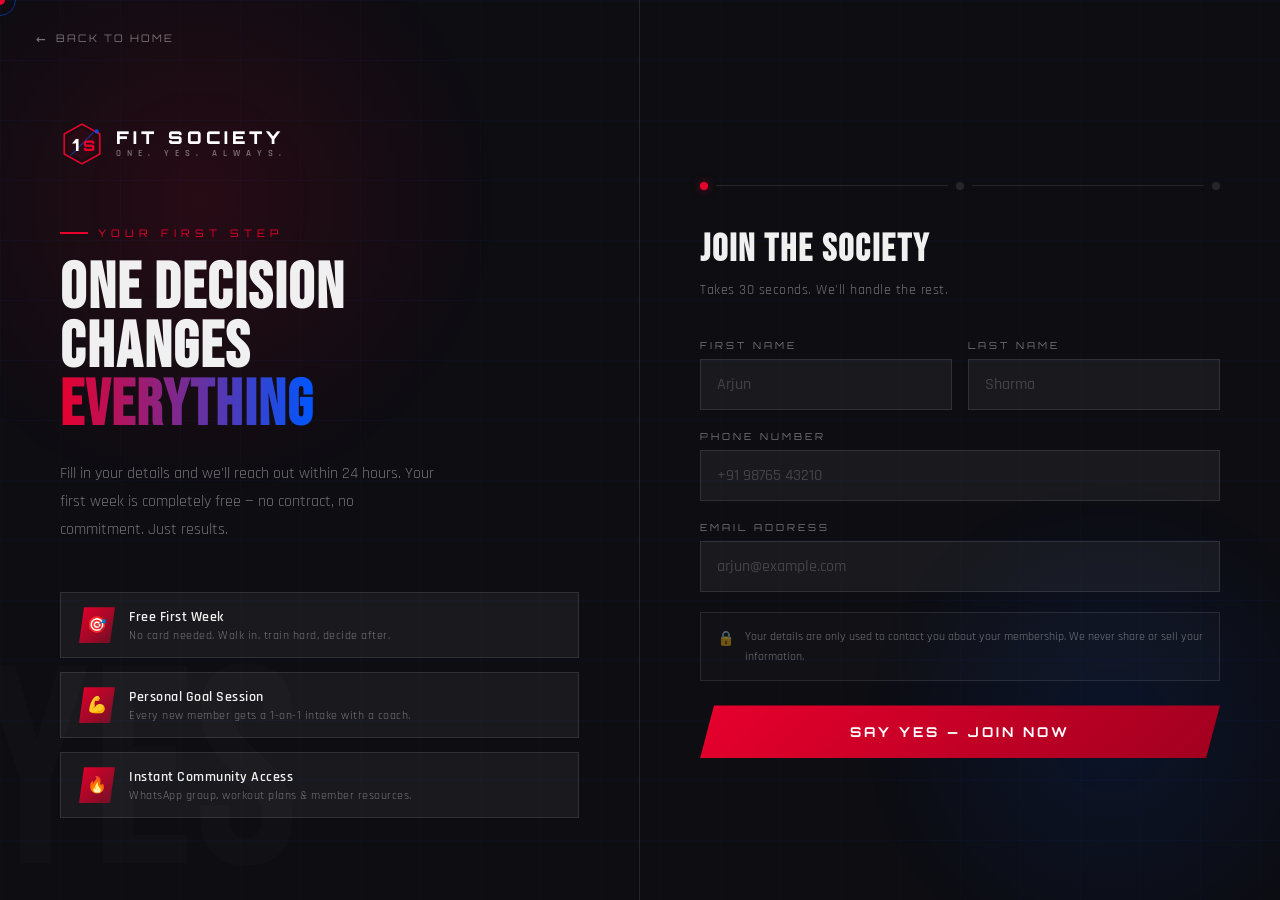
<file: 1sfit-project/join.html>
<!DOCTYPE html>
<html lang="en">
<head>
  <meta charset="UTF-8">
  <meta name="viewport" content="width=device-width, initial-scale=1.0">
  <title>Join 1S FIT Society — Say Yes</title>
  <link href="https://fonts.googleapis.com/css2?family=Bebas+Neue&family=Rajdhani:wght@300;400;500;600;700&family=Orbitron:wght@400;700;900&display=swap" rel="stylesheet">
  <link rel="stylesheet" href="css/join.css">
</head>
<body>

<div class="cursor" id="cursor"></div>
<div class="cursor-ring" id="cursor-ring"></div>

<div class="bg-grid"></div>
<div class="bg-glow-red"></div>
<div class="bg-glow-blue"></div>

<a href="index.html" class="back-link">Back to Home</a>

<!-- SUCCESS OVERLAY -->
<div class="success-overlay" id="success-overlay">
  <div class="success-icon">✓</div>
  <h2 class="success-title">YOU SAID <span class="hl">YES.</span></h2>
  <div class="success-divider"></div>
  <p class="success-msg">Welcome to the Society. We've received your details and you'll hear from us within 24 hours to get you started. Your first week is on us.</p>
  <a href="index.html" class="back-home">Back to Home</a>
</div>

<!-- MAIN PAGE -->
<div class="page-wrap">

  <!-- LEFT PANEL -->
  <div class="left-panel">
    <div class="logo-wrap">
      <div class="logo-mark">
        <svg viewBox="0 0 42 42" fill="none" xmlns="http://www.w3.org/2000/svg">
          <polygon points="21,2 38,11.5 38,30.5 21,40 4,30.5 4,11.5" fill="none" stroke="#e8002d" stroke-width="1.5"/>
          <polygon points="21,6 34,13.5 34,28.5 21,36 8,28.5 8,13.5" fill="rgba(232,0,45,0.08)"/>
          <line x1="10" y1="32" x2="32" y2="10" stroke="#0057ff" stroke-width="1" opacity="0.6"/>
          <text x="11" y="28" font-family="'Orbitron',monospace" font-size="16" font-weight="900" fill="#ffffff" letter-spacing="-1">1</text>
          <text x="22" y="28" font-family="'Orbitron',monospace" font-size="14" font-weight="900" fill="#e8002d" letter-spacing="0">S</text>
          <circle cx="35" cy="9" r="2" fill="#0057ff" opacity="0.8"/>
        </svg>
      </div>
      <div class="logo-text-group">
        <span class="logo-fit">FIT SOCIETY</span>
        <span class="logo-society">One. Yes. Always.</span>
      </div>
    </div>

    <div class="tag">Your First Step</div>
    <h1 class="left-title">
      ONE DECISION<br>
      CHANGES<br>
      <span class="hl">EVERYTHING</span>
    </h1>
    <p class="left-sub">
      Fill in your details and we'll reach out within 24 hours. Your first week is completely free — no contract, no commitment. Just results.
    </p>

    <div class="perks">
      <div class="perk">
        <div class="perk-icon">🎯</div>
        <div class="perk-text">
          Free First Week
          <small>No card needed. Walk in, train hard, decide after.</small>
        </div>
      </div>
      <div class="perk">
        <div class="perk-icon">💪</div>
        <div class="perk-text">
          Personal Goal Session
          <small>Every new member gets a 1-on-1 intake with a coach.</small>
        </div>
      </div>
      <div class="perk">
        <div class="perk-icon">🔥</div>
        <div class="perk-text">
          Instant Community Access
          <small>WhatsApp group, workout plans & member resources.</small>
        </div>
      </div>
    </div>
  </div>

  <!-- RIGHT PANEL — FORM -->
  <div class="right-panel">

    <div class="step-bar">
      <div class="step-dot active" id="sd1"></div>
      <div class="step-line"></div>
      <div class="step-dot" id="sd2"></div>
      <div class="step-line"></div>
      <div class="step-dot" id="sd3"></div>
    </div>

    <h2 class="form-heading">JOIN THE SOCIETY</h2>
    <p class="form-sub">Takes 30 seconds. We'll handle the rest.</p>

    <div class="form-grid" id="lead-form">

      <div class="field-row">
        <div class="field" id="field-fname">
          <label for="fname">First Name</label>
          <div class="field-wrap">
            <input type="text" id="fname" placeholder="Arjun" autocomplete="given-name"
              oninput="clearErr('field-fname')" onfocus="stepProgress(1)">
            <div class="field-bar"></div>
          </div>
          <span class="field-error">First name is required</span>
        </div>
        <div class="field" id="field-lname">
          <label for="lname">Last Name</label>
          <div class="field-wrap">
            <input type="text" id="lname" placeholder="Sharma" autocomplete="family-name"
              oninput="clearErr('field-lname')" onfocus="stepProgress(1)">
            <div class="field-bar"></div>
          </div>
          <span class="field-error">Last name is required</span>
        </div>
      </div>

      <div class="field" id="field-phone">
        <label for="phone">Phone Number</label>
        <div class="field-wrap">
          <input type="tel" id="phone" placeholder="+91 98765 43210" autocomplete="tel"
            oninput="clearErr('field-phone')" onfocus="stepProgress(2)">
          <div class="field-bar"></div>
        </div>
        <span class="field-error">Enter a valid phone number</span>
      </div>

      <div class="field" id="field-email">
        <label for="email">Email Address</label>
        <div class="field-wrap">
          <input type="email" id="email" placeholder="arjun@example.com" autocomplete="email"
            oninput="clearErr('field-email')" onfocus="stepProgress(2)">
          <div class="field-bar"></div>
        </div>
        <span class="field-error">Enter a valid email address</span>
      </div>

      <div class="privacy-note">
        Your details are only used to contact you about your membership. We never share or sell your information.
      </div>

      <button class="submit-btn" id="submit-btn" onclick="submitForm()">
        <span id="btn-text">SAY YES — JOIN NOW</span>
        <div class="spinner" id="spinner"></div>
      </button>

    </div>
  </div>
</div>

<script src="js/join.js"></script>
</body>
</html>
</file>
<file: 1sfit-project/css/join.css>
:root {
    --red: #e8002d;
    --red-glow: #ff1744;
    --blue: #0057ff;
    --blue-dim: rgba(0,87,255,0.12);
    --dark: #0d0d12;
    --surface: rgba(255,255,255,0.05);
    --border: rgba(255,255,255,0.1);
    --text: #f0f0f0;
    --muted: rgba(240,240,240,0.45);
  }

  * { margin: 0; padding: 0; box-sizing: border-box; }
  html { scroll-behavior: smooth; }

  body {
    background: var(--dark);
    color: var(--text);
    font-family: 'Rajdhani', sans-serif;
    min-height: 100vh;
    overflow-x: hidden;
    cursor: none;
  }

  /* CURSOR */
  .cursor {
    position: fixed; width: 10px; height: 10px;
    background: var(--red); border-radius: 50%;
    pointer-events: none; z-index: 9999;
    transform: translate(-50%,-50%);
    transition: transform 0.1s, width 0.2s, height 0.2s;
  }
  .cursor-ring {
    position: fixed; width: 32px; height: 32px;
    border: 1.5px solid rgba(0,87,255,0.5); border-radius: 50%;
    pointer-events: none; z-index: 9998;
    transform: translate(-50%,-50%);
    transition: transform 0.15s ease-out;
  }

  /* SCROLLBAR */
  ::-webkit-scrollbar { width: 4px; }
  ::-webkit-scrollbar-track { background: var(--dark); }
  ::-webkit-scrollbar-thumb { background: var(--red); border-radius: 2px; }

  /* BG GRID */
  .bg-grid {
    position: fixed; inset: 0; z-index: 0; pointer-events: none;
    background-image:
      linear-gradient(rgba(0,87,255,0.04) 1px, transparent 1px),
      linear-gradient(90deg, rgba(0,87,255,0.04) 1px, transparent 1px);
    background-size: 60px 60px;
  }
  .bg-glow-red {
    position: fixed; width: 600px; height: 600px; border-radius: 50%;
    background: radial-gradient(circle, rgba(232,0,45,0.12) 0%, transparent 70%);
    top: -100px; left: -100px; pointer-events: none; z-index: 0;
    animation: glowDrift 8s ease-in-out infinite;
  }
  .bg-glow-blue {
    position: fixed; width: 500px; height: 500px; border-radius: 50%;
    background: radial-gradient(circle, rgba(0,87,255,0.10) 0%, transparent 70%);
    bottom: -80px; right: -80px; pointer-events: none; z-index: 0;
    animation: glowDrift 10s ease-in-out infinite reverse;
  }
  @keyframes glowDrift {
    0%,100% { transform: translate(0,0); }
    50% { transform: translate(30px, 20px); }
  }

  /* BACK LINK */
  .back-link {
    position: fixed; top: 28px; left: 36px; z-index: 100;
    display: flex; align-items: center; gap: 8px;
    color: var(--muted); text-decoration: none;
    font-family: 'Orbitron', monospace; font-size: 0.65rem;
    letter-spacing: 2px; text-transform: uppercase;
    transition: color 0.3s;
  }
  .back-link:hover { color: var(--text); }
  .back-link::before {
    content: '←'; font-size: 1rem; transition: transform 0.3s;
  }
  .back-link:hover::before { transform: translateX(-4px); }

  /* WRAPPER */
  .page-wrap {
    position: relative; z-index: 1;
    min-height: 100vh;
    display: grid; grid-template-columns: 1fr 1fr;
  }

  /* LEFT PANEL */
  .left-panel {
    padding: 100px 60px 60px;
    display: flex; flex-direction: column; justify-content: center;
    border-right: 1px solid var(--border);
    position: relative; overflow: hidden;
  }
  .left-panel::before {
    content: 'YES';
    position: absolute; bottom: -20px; left: -20px;
    font-family: 'Bebas Neue', cursive; font-size: 22vw;
    color: rgba(255,255,255,0.015); line-height: 1;
    pointer-events: none; white-space: nowrap;
  }

  .logo-wrap {
    display: flex; align-items: center; gap: 12px; margin-bottom: 60px;
  }
  .logo-mark { width: 44px; height: 44px; flex-shrink: 0; }
  .logo-text-group { display: flex; flex-direction: column; line-height: 1; }
  .logo-fit { font-family: 'Orbitron', monospace; font-size: 1.1rem; font-weight: 900; letter-spacing: 4px; color: #fff; }
  .logo-society { font-family: 'Rajdhani', sans-serif; font-size: 0.58rem; font-weight: 600; letter-spacing: 6px; color: var(--muted); text-transform: uppercase; margin-top: 2px; }

  .tag {
    font-family: 'Orbitron', monospace; font-size: 0.65rem;
    letter-spacing: 5px; color: var(--red); text-transform: uppercase;
    display: flex; align-items: center; gap: 10px; margin-bottom: 20px;
  }
  .tag::before { content: ''; width: 28px; height: 2px; background: var(--red); }

  .left-title {
    font-family: 'Bebas Neue', cursive;
    font-size: clamp(3rem, 5vw, 5.5rem);
    line-height: 0.92; letter-spacing: 2px; margin-bottom: 24px;
  }
  .left-title .hl {
    background: linear-gradient(90deg, var(--red), var(--blue));
    -webkit-background-clip: text; -webkit-text-fill-color: transparent; background-clip: text;
  }

  .left-sub {
    font-size: 1rem; font-weight: 400; color: var(--muted);
    line-height: 1.75; max-width: 380px; margin-bottom: 48px;
  }

  .perks { display: flex; flex-direction: column; gap: 14px; }
  .perk {
    display: flex; align-items: center; gap: 14px;
    padding: 14px 18px;
    background: var(--surface); border: 1px solid var(--border);
    transition: border-color 0.3s;
  }
  .perk:hover { border-color: rgba(232,0,45,0.35); }
  .perk-icon {
    width: 36px; height: 36px; flex-shrink: 0;
    background: linear-gradient(135deg, var(--red), rgba(232,0,45,0.4));
    display: flex; align-items: center; justify-content: center;
    font-size: 1rem;
    clip-path: polygon(5px 0, 100% 0, calc(100% - 5px) 100%, 0 100%);
  }
  .perk-text { font-size: 0.88rem; font-weight: 600; letter-spacing: 0.5px; }
  .perk-text small { display: block; font-size: 0.75rem; font-weight: 400; color: var(--muted); margin-top: 2px; }

  /* RIGHT PANEL — FORM */
  .right-panel {
    padding: 100px 60px 60px;
    display: flex; flex-direction: column; justify-content: center;
  }

  .form-heading {
    font-family: 'Bebas Neue', cursive; font-size: 2.4rem;
    letter-spacing: 2px; margin-bottom: 8px;
  }
  .form-sub {
    font-size: 0.88rem; color: var(--muted); letter-spacing: 0.5px;
    margin-bottom: 40px;
  }

  .form-grid { display: flex; flex-direction: column; gap: 20px; }

  .field-row { display: grid; grid-template-columns: 1fr 1fr; gap: 16px; }

  .field { display: flex; flex-direction: column; gap: 8px; }
  .field label {
    font-family: 'Orbitron', monospace; font-size: 0.6rem;
    letter-spacing: 3px; text-transform: uppercase; color: var(--muted);
  }
  .field input, .field select {
    background: var(--surface);
    border: 1px solid var(--border);
    color: var(--text);
    font-family: 'Rajdhani', sans-serif; font-size: 1rem; font-weight: 500;
    padding: 14px 16px;
    outline: none;
    transition: border-color 0.3s, box-shadow 0.3s;
    width: 100%;
    appearance: none; -webkit-appearance: none;
  }
  .field input::placeholder { color: rgba(240,240,240,0.2); }
  .field input:focus {
    border-color: var(--blue);
    box-shadow: 0 0 0 3px rgba(0,87,255,0.1);
  }
  .field input:focus + .field-bar { width: 100%; }

  .field-wrap { position: relative; }
  .field-bar {
    position: absolute; bottom: 0; left: 0;
    height: 2px; width: 0;
    background: linear-gradient(90deg, var(--red), var(--blue));
    transition: width 0.4s ease;
  }

  .privacy-note {
    font-size: 0.78rem; color: var(--muted); line-height: 1.6;
    padding: 14px 16px;
    border: 1px solid var(--border);
    background: rgba(255,255,255,0.02);
    display: flex; gap: 10px; align-items: flex-start;
  }
  .privacy-note::before { content: '🔒'; flex-shrink: 0; font-size: 0.9rem; margin-top: 1px; }

  .submit-btn {
    width: 100%;
    background: linear-gradient(135deg, var(--red), #a0001f);
    color: #fff; border: none;
    font-family: 'Orbitron', monospace; font-size: 0.85rem; font-weight: 700;
    letter-spacing: 3px; text-transform: uppercase;
    padding: 18px 32px;
    cursor: pointer;
    clip-path: polygon(14px 0%, 100% 0%, calc(100% - 14px) 100%, 0% 100%);
    transition: all 0.3s;
    position: relative; overflow: hidden;
    margin-top: 4px;
  }
  .submit-btn::before {
    content: ''; position: absolute; inset: 0;
    background: linear-gradient(135deg, var(--red-glow), var(--red));
    opacity: 0; transition: opacity 0.3s;
  }
  .submit-btn:hover { box-shadow: 0 0 40px rgba(232,0,45,0.5); }
  .submit-btn:hover::before { opacity: 1; }
  .submit-btn span { position: relative; z-index: 1; }
  .submit-btn:disabled { opacity: 0.5; cursor: not-allowed; }

  /* SUCCESS STATE */
  .success-overlay {
    display: none;
    position: fixed; inset: 0; z-index: 200;
    background: var(--dark);
    align-items: center; justify-content: center;
    flex-direction: column; text-align: center; padding: 40px;
  }
  .success-overlay.show { display: flex; animation: fadeIn 0.6s ease; }
  @keyframes fadeIn { from { opacity: 0; transform: scale(0.96); } to { opacity: 1; transform: scale(1); } }

  .success-icon {
    width: 100px; height: 100px;
    border: 2px solid var(--red);
    clip-path: polygon(14px 0%, 100% 0%, calc(100% - 14px) 100%, 0% 100%);
    display: flex; align-items: center; justify-content: center;
    font-size: 2.5rem; margin-bottom: 32px;
    background: rgba(232,0,45,0.08);
    animation: iconPop 0.5s 0.3s ease both;
  }
  @keyframes iconPop { from { transform: scale(0.5); opacity: 0; } to { transform: scale(1); opacity: 1; } }

  .success-title {
    font-family: 'Bebas Neue', cursive; font-size: clamp(2.5rem, 6vw, 5rem);
    letter-spacing: 3px; line-height: 1; margin-bottom: 16px;
    animation: slideUp 0.6s 0.4s ease both;
  }
  .success-title .hl { color: var(--red); }
  .success-msg {
    font-size: 1rem; color: var(--muted); max-width: 440px;
    line-height: 1.7; margin-bottom: 40px;
    animation: slideUp 0.6s 0.5s ease both;
  }
  @keyframes slideUp { from { opacity: 0; transform: translateY(20px); } to { opacity: 1; transform: translateY(0); } }

  .success-divider {
    width: 80px; height: 3px;
    background: linear-gradient(90deg, var(--red), var(--blue));
    margin: 0 auto 40px;
    animation: slideUp 0.6s 0.55s ease both;
  }

  .back-home {
    display: inline-block;
    background: transparent; color: var(--blue);
    padding: 14px 36px; border: 1.5px solid var(--blue);
    font-family: 'Orbitron', monospace; font-size: 0.75rem;
    letter-spacing: 2px; text-transform: uppercase;
    cursor: pointer; text-decoration: none;
    clip-path: polygon(10px 0%, 100% 0%, calc(100% - 10px) 100%, 0% 100%);
    transition: all 0.3s;
    animation: slideUp 0.6s 0.65s ease both;
  }
  .back-home:hover { background: var(--blue-dim); box-shadow: 0 0 24px rgba(0,87,255,0.3); }

  /* STEP PROGRESS */
  .step-bar {
    display: flex; align-items: center; gap: 8px; margin-bottom: 36px;
  }
  .step-dot {
    width: 8px; height: 8px; border-radius: 50%;
    background: var(--border); transition: background 0.3s;
  }
  .step-dot.active { background: var(--red); box-shadow: 0 0 8px rgba(232,0,45,0.5); }
  .step-dot.done { background: var(--blue); }
  .step-line { flex: 1; height: 1px; background: var(--border); }

  /* LOADING SPINNER */
  .spinner {
    display: none; width: 20px; height: 20px;
    border: 2px solid rgba(255,255,255,0.2);
    border-top-color: #fff; border-radius: 50%;
    animation: spin 0.7s linear infinite;
    margin: 0 auto;
  }
  @keyframes spin { to { transform: rotate(360deg); } }

  /* ERROR */
  .field-error {
    font-size: 0.72rem; color: var(--red); letter-spacing: 0.5px;
    display: none; margin-top: -4px;
  }
  .field.has-error input { border-color: var(--red); }
  .field.has-error .field-error { display: block; }

  @media (max-width: 900px) {
    .page-wrap { grid-template-columns: 1fr; }
    .left-panel { display: none; }
    .right-panel { padding: 80px 28px 40px; }
    .field-row { grid-template-columns: 1fr; }
  }
</file>
